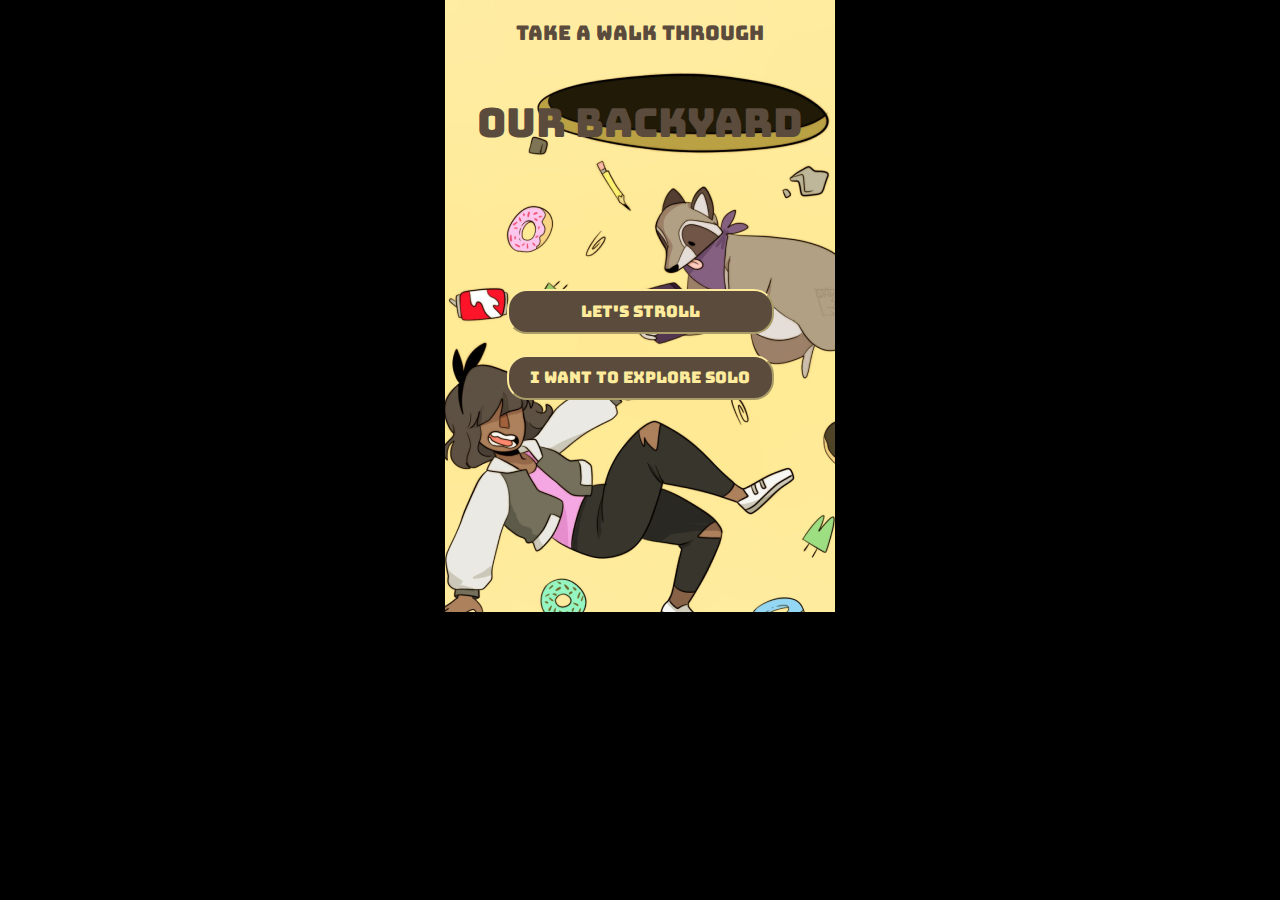
<file: index.html>
<!DOCTYPE html>
<html>
    <head>
        <!-- Global site tag (gtag.js) - Google Analytics -->
        <script async src="https://www.googletagmanager.com/gtag/js?id=G-S6QW09V4RE"></script>
        <script>
            window.dataLayer = window.dataLayer || [];
            function gtag(){dataLayer.push(arguments);}
            gtag('js', new Date());

            gtag('config', 'G-S6QW09V4RE');
        </script>
        <link rel="stylesheet" href="css/index.css">

        <title>Our Backyard</title>
    </head>
    <body>
        <div class="main">
            <p class="first">TAKE A WALK THROUGH</p>
            <p class="second">OUR BACKYARD</p>
            <a href="transition1.html"><button>LET'S STROLL</button></a>
            <br>
            <button>I WANT TO EXPLORE SOLO</button>
        </div>




    </body>
</html>
</file>
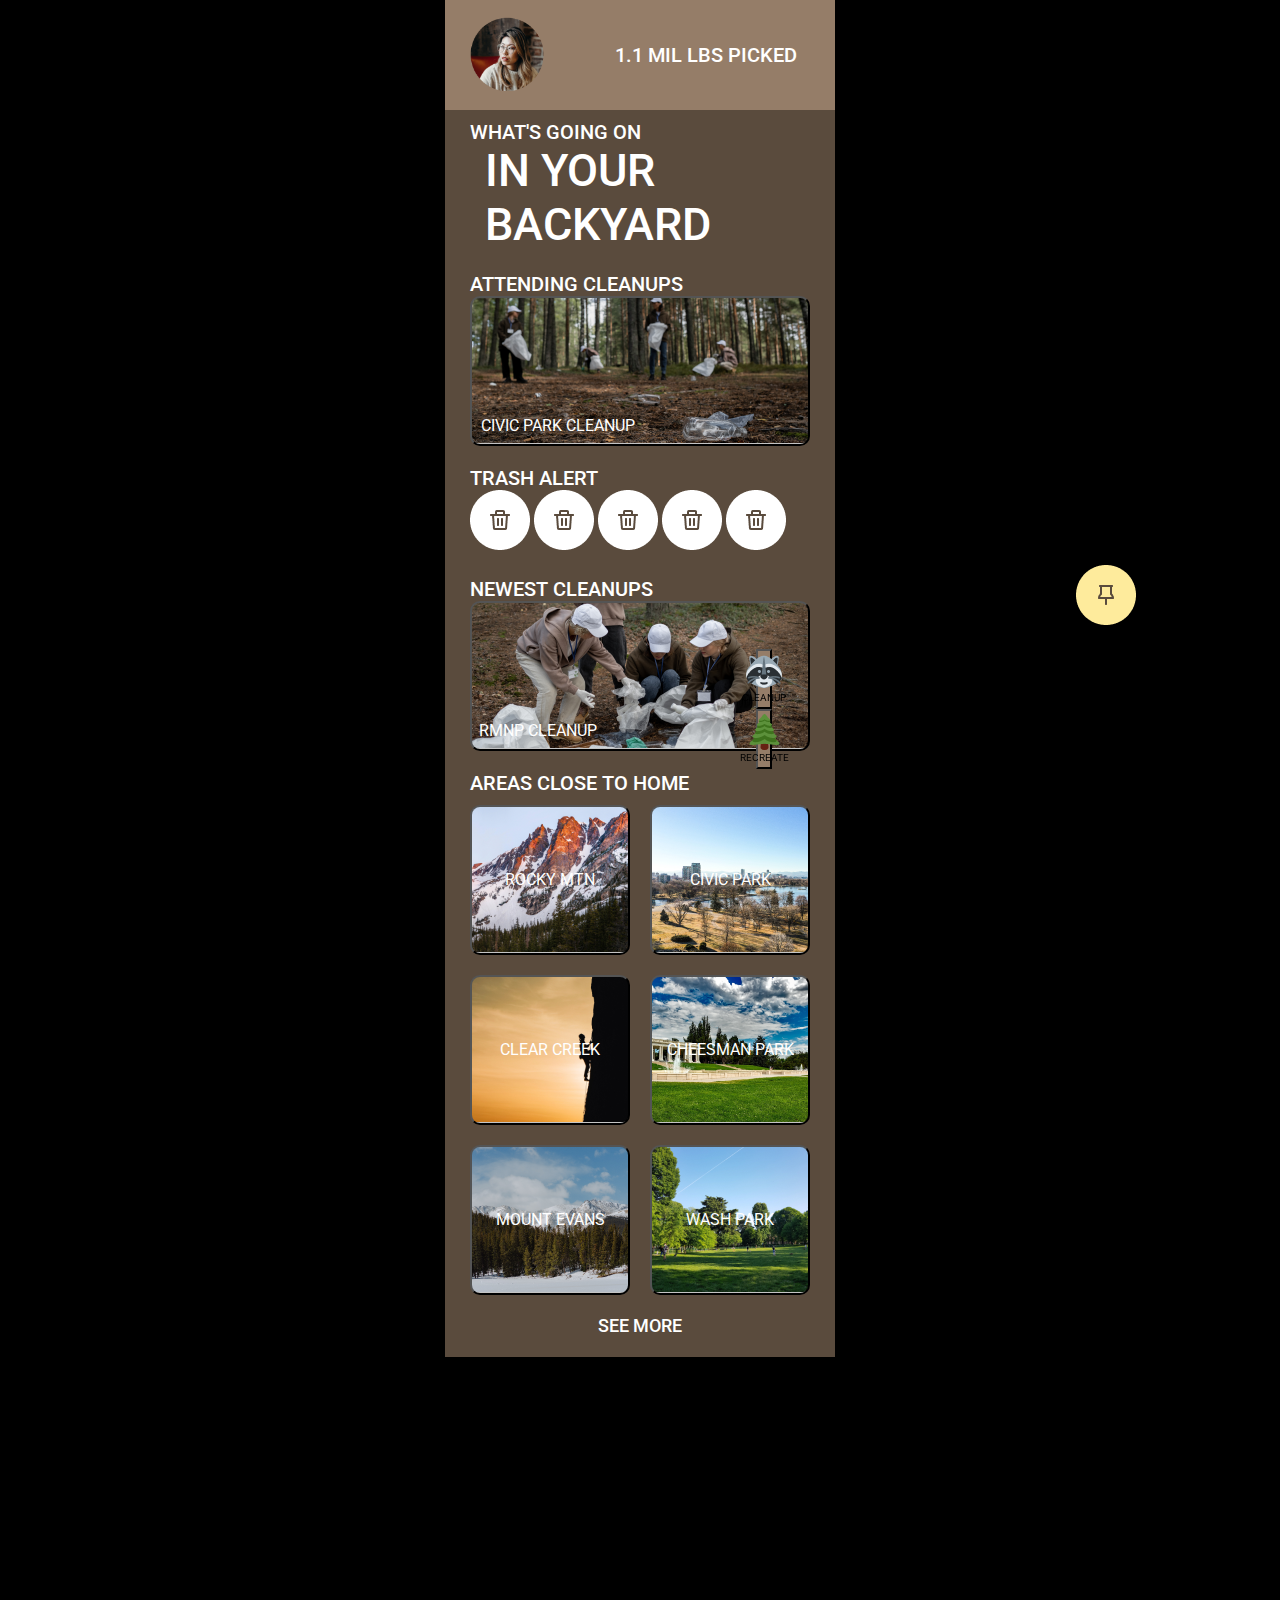
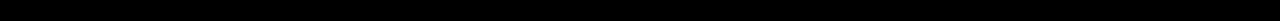
<file: cleanup.html>
<!DOCTYPE html>
<html>
    <head>
        <link rel="stylesheet" href="https://stackpath.bootstrapcdn.com/bootstrap/4.3.1/css/bootstrap.min.css" integrity="sha384-ggOyR0iXCbMQv3Xipma34MD+dH/1fQ784/j6cY/iJTQUOhcWr7x9JvoRxT2MZw1T" crossorigin="anonymous">
        <link rel="stylesheet" href="css/cleanup.css">
        <!-- Global site tag (gtag.js) - Google Analytics -->
        <script async src="https://www.googletagmanager.com/gtag/js?id=G-S6QW09V4RE"></script>
        <script>
            window.dataLayer = window.dataLayer || [];
            function gtag(){dataLayer.push(arguments);}
            gtag('js', new Date());

            gtag('config', 'G-S6QW09V4RE');
        </script>
        <title>Our Backyard</title>
        
    </head>


    <body>


        <div class="header">
            <img class="profilePic" src="Images/ProfileIMG.png">
            <h3 class="trashPicked">1.1 MIL LBS PICKED</h3>
        </div>


        <div class="title">
            <h3>WHAT'S GOING ON</h3>
            <h1>IN YOUR BACKYARD</h1>
        </div>


        <div class="attending">
            <h3>ATTENDING CLEANUPS</h3>
            <button>CIVIC PARK CLEANUP</button>
        </div>


        <div class="alerts">
            <h3>TRASH ALERT</h3>
                <img src="Images/trashIcon.png">
                <img src="Images/trashIcon.png">
                <img src="Images/trashIcon.png">
                <img src="Images/trashIcon.png">
                <img src="Images/trashIcon.png">
        </div>


        <div class="newest">
            <h3>NEWEST CLEANUPS</h3>
            <button>RMNP CLEANUP</button>
        </div>


        <div class="areas">
            <h3>AREAS CLOSE TO HOME</h3>
            <div class="areaButtons">
                <div class="row">
                    <button class="rockyMtn">ROCKY MTN</button>
                    <button class="civicPark">CIVIC PARK</button>
                </div>
                <div class="row">
                    <button class="clearCreek">CLEAR CREEK</button>
                    <button class="cheesman">CHEESMAN PARK</button>
                </div>
                <div class="row">
                    <button class="evans">MOUNT EVANS</button>
                    <button class="washPark">WASH PARK</button>
                </div>
            </div>
        </div>
        <h4>SEE MORE</h4>
        

        <div id="overlay" onclick="off()">
            <img id="image" src="Images/trashIcon.png">
            <div id="text">HERE IS WHERE YOU WILL FIND WAYS TO LEND A HAND IN YOUR COMMUNITY WHETHER IT IS IN THE CITY, MOUNTAINS, OR ALONG THE COAST.</div>
            <a href="transition2.html"><button id="button">GOT IT!</button></a>
        </div>

        <div class="footer">
            <div class="container">
                <ul id="popup">
                    <li><img src="Images/smallChat.png"></li>
                    <li><img src="Images/smallMap.png"></li>
                    <li><img src="Images/smallPin.png"></li>
                </ul>
                <div id="toggle" class="pin">
                    <img src="Images/Pin.png">
                </div>
                <br>
            </div>
            <div class="nav">
                <button onclick="on()" class="cleanup"><img src="Images/Raccoon.png">CLEANUP</button>
                <button class="recreate"><img src="Images/Tree.png">RECREATE</button>
            </div>
        </div>
        <br>
        <br>
        <br>
        <br>
        <br>
        <br>
        <br>
        <br>
        <br>
        <br>
        <br>



        <script src="js/cleanup.js"></script>

    </body>
</html>
</file>
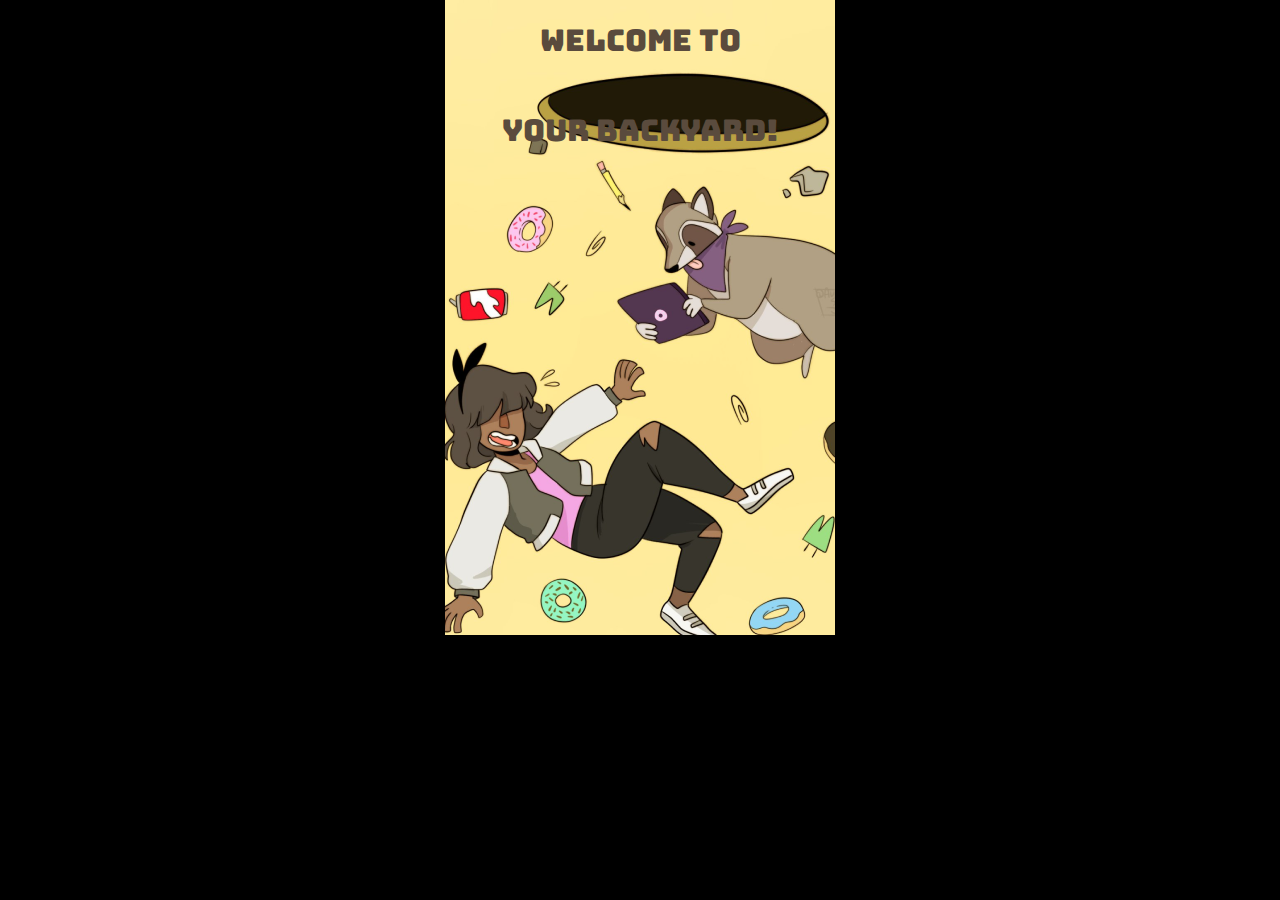
<file: end.html>
<!DOCTYPE html>
<html>
    <head>
        <link rel="stylesheet" href="css/end.css">
        <!-- Global site tag (gtag.js) - Google Analytics -->
        <script async src="https://www.googletagmanager.com/gtag/js?id=G-S6QW09V4RE"></script>
        <script>
            window.dataLayer = window.dataLayer || [];
            function gtag(){dataLayer.push(arguments);}
            gtag('js', new Date());

            gtag('config', 'G-S6QW09V4RE');
        </script>
        <title>Our Backyard</title>
    </head>
    <body>
        <div class="main">
            <p class="first">WELCOME TO</p>
            <p class="second">YOUR BACKYARD!</p>
        </div>




    </body>
</html>
</file>
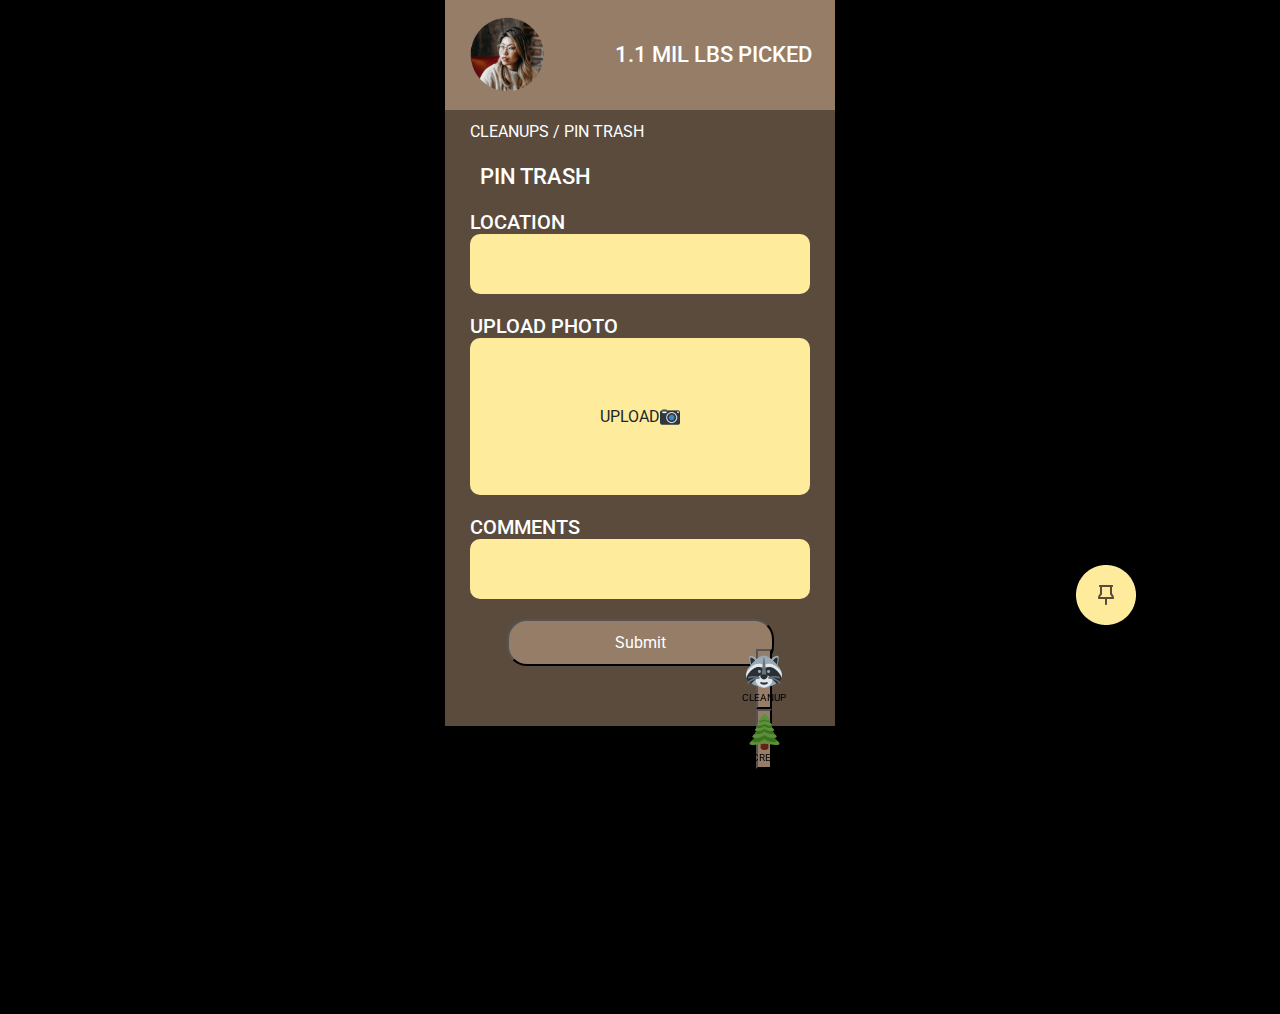
<file: pin.html>
<!DOCTYPE html>
<html>
    <head>
        <link rel="stylesheet" href="https://stackpath.bootstrapcdn.com/bootstrap/4.3.1/css/bootstrap.min.css" integrity="sha384-ggOyR0iXCbMQv3Xipma34MD+dH/1fQ784/j6cY/iJTQUOhcWr7x9JvoRxT2MZw1T" crossorigin="anonymous">
        <link rel="stylesheet" href="css/pin.css">
        <!-- Global site tag (gtag.js) - Google Analytics -->
        <script async src="https://www.googletagmanager.com/gtag/js?id=G-S6QW09V4RE"></script>
        <script>
            window.dataLayer = window.dataLayer || [];
            function gtag(){dataLayer.push(arguments);}
            gtag('js', new Date());

            gtag('config', 'G-S6QW09V4RE');
        </script>
        <title>Our Backyard</title>
    </head>
    <body>


        <div class="header">
            <img class="profilePic" src="Images/ProfileIMG.png">
            <h3 class="trashPicked">1.1 MIL LBS PICKED</h3>
        </div>


        <div class="breadCrumbs">
            <p>CLEANUPS / PIN TRASH</p>
        </div>


        <div class="title">
            <h3>PIN TRASH</h3>
        </div>


        <div class="location">
            <h2>LOCATION</h2>
            <div></div>
        </div>


        <div class="photo">
            <h2>UPLOAD PHOTO</h2>
            <div>UPLOAD<img src="Images/Camera.png"></div>
        </div>
        
        
        <div class="comments">
            <h2>COMMENTS</h2>
            <div></div>
        </div>


        <div id="overlay" onclick="off()">
            <img id="image" src="Images/whitePin.png">
            <div id="text">GRAB A PHOTO OF AN AREA THAT NEEDS A LITTLE LOVE AND PIN IT TO LET OTHER TRASH PANDAS KNOW WHERE TO FIND UNWANTED TRASH NEXT.</div>
            <a href="end.html"><button id="button">GOT IT!</button></a>
        </div>


        <div class="submit">
            <button onclick="on()">Submit</button>
        </div>


        <div class="footer">
            <div class="container">
                <ul id="popup">
                    <li><img src="Images/smallChat.png"></li>
                    <li><img src="Images/smallMap.png"></li>
                    <li><img src="Images/smallPin.png"></li>
                </ul>
                <div id="toggle" class="pin">
                    <img src="Images/Pin.png">
                </div>
                <br>
            </div>
            <div class="nav">
                <button class="cleanup"><img src="Images/Raccoon.png">CLEANUP</button>
                <button class="recreate"><img src="Images/Tree.png">RECREATE</button>
            </div>
        </div>
        <br>
        <br>
        <br>
        <br>
        <br>
        <br>
        <br>
        <br>
        <br>
        <br>
        <br>
        <br>


        <script src="js/pin.js"></script>

    </body>
</html>
</file>
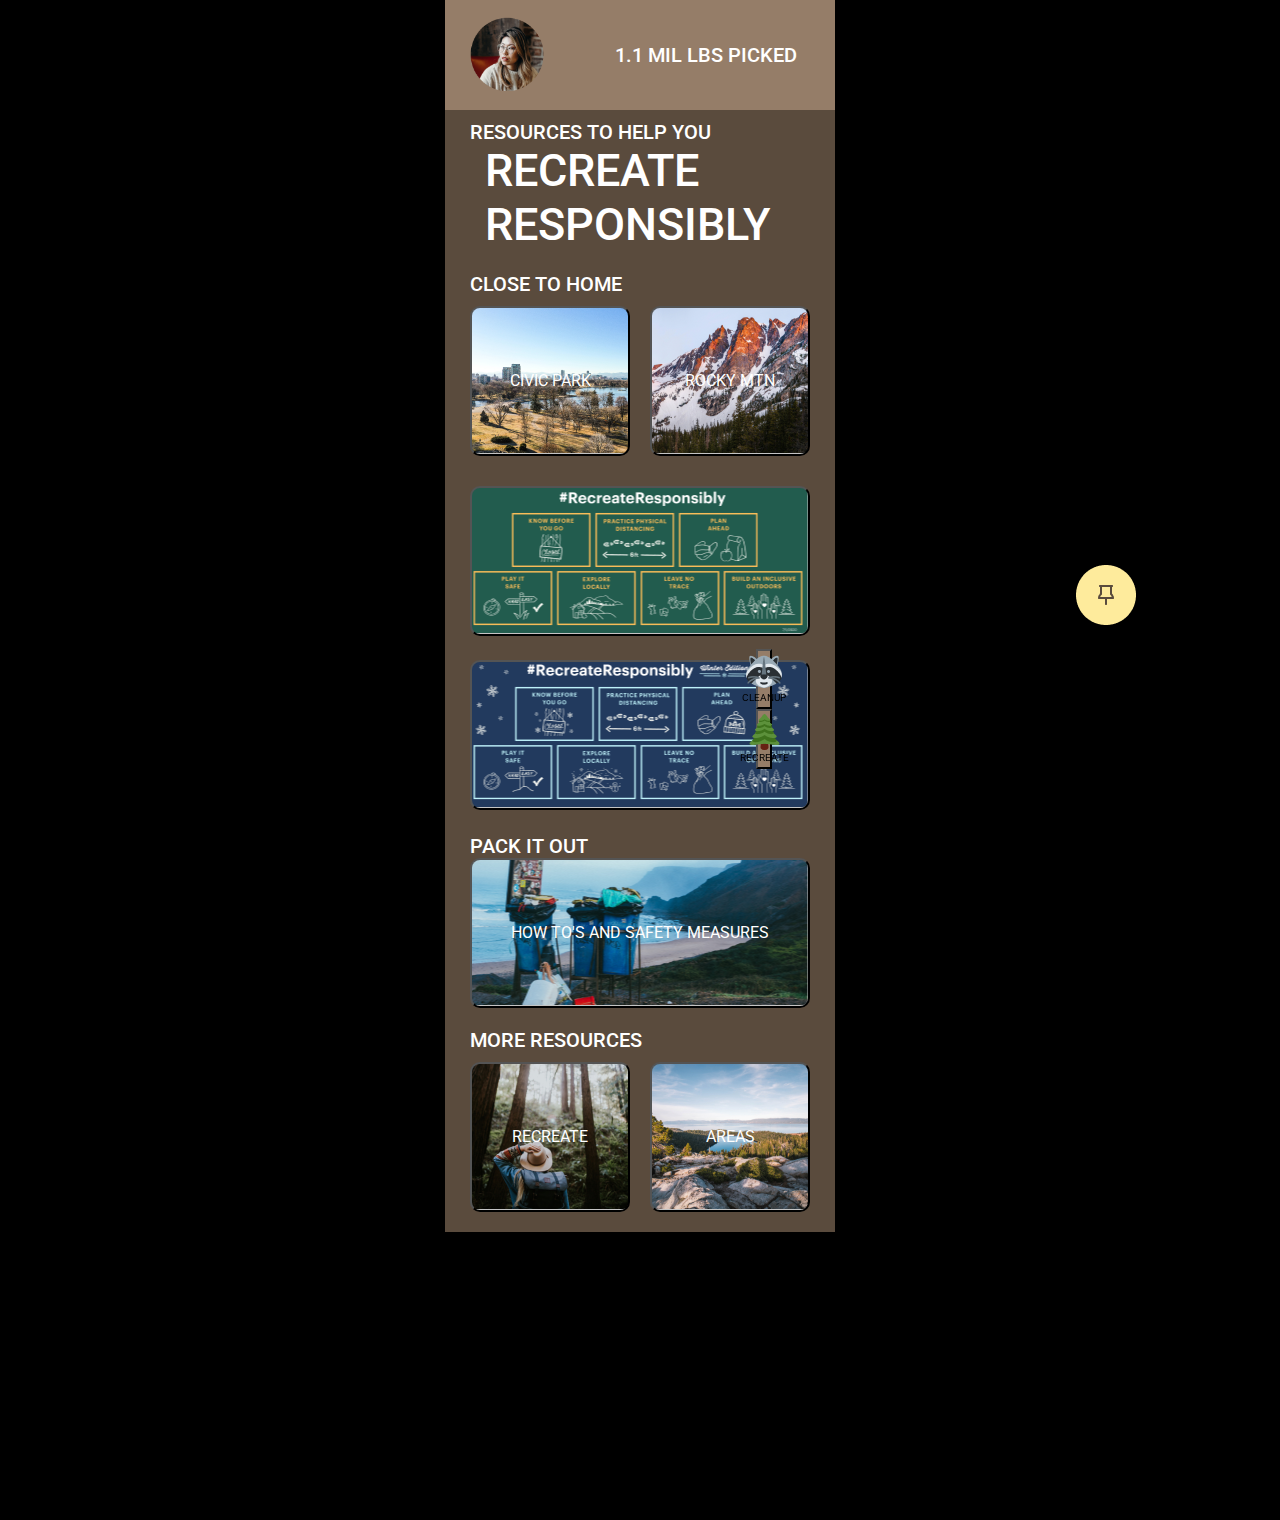
<file: recreate.html>
<!DOCTYPE html>
<html>
    <head>
        <link rel="stylesheet" href="https://stackpath.bootstrapcdn.com/bootstrap/4.3.1/css/bootstrap.min.css" integrity="sha384-ggOyR0iXCbMQv3Xipma34MD+dH/1fQ784/j6cY/iJTQUOhcWr7x9JvoRxT2MZw1T" crossorigin="anonymous">
        <link rel="stylesheet" href="css/recreate.css">
        <!-- Global site tag (gtag.js) - Google Analytics -->
        <script async src="https://www.googletagmanager.com/gtag/js?id=G-S6QW09V4RE"></script>
        <script>
            window.dataLayer = window.dataLayer || [];
            function gtag(){dataLayer.push(arguments);}
            gtag('js', new Date());

            gtag('config', 'G-S6QW09V4RE');
        </script>
        <title>Our Backyard</title>
    </head>
    <body>


        <div class="header">
            <img class="profilePic" src="Images/ProfileIMG.png">
            <h3 class="trashPicked">1.1 MIL LBS PICKED</h3>
        </div>


        <div class="title">
            <h3>RESOURCES TO HELP YOU</h3>
            <h1>RECREATE RESPONSIBLY</h1>
        </div>


        <div class="areas">
            <h3>CLOSE TO HOME</h3>
            <div class="areaButtons">
                <div class="row">
                    <button class="civicPark">CIVIC PARK</button>
                    <button class="rockyMtn">ROCKY MTN</button>
                </div>
            </div>
        </div>
        <div class="newest">
            <button class="green"></button>
        </div>
        <div class="newest">
            <button class="blue"></button>
        </div>
            

        <div class="newest">
            <h3>PACK IT OUT</h3>
            <button class="packItOut">HOW TO'S AND SAFETY MEASURES</button>
        </div>


        <div class="areas">
            <h3>MORE RESOURCES</h3>
            <div class="areaButtons">
                <div class="row">
                    <button class="recreate2">RECREATE</button>
                    <button class="areas2">AREAS</button>
                </div>
            </div>
        </div>
        

        <div id="overlay" onclick="off()">
            <img id="image" src="Images/sunlight.png">
            <div id="text">WE PROVIDE RESOURCES TO HELP YOU GET OUTSIDE RESPONSIBLY - WHETHER YOU ARE SEASONED OR GREEN TO THE OUTDOORS, WE GOT YOU.</div>
            <a href="transition3.html"><button id="button" href='cleanup2.html'>GOT IT!</button></a>
        </div>


        <div class="footer">
            <div class="container">
                <ul id="popup">
                    <li><img src="Images/smallChat.png"></li>
                    <li><img src="Images/smallMap.png"></li>
                    <li><img src="Images/smallPin.png"></li>
                </ul>
                <div id="toggle" class="pin">
                    <img src="Images/Pin.png">
                </div>
                <br>
            </div>
            <div class="nav">
                <button class="cleanup"><img src="Images/Raccoon.png">CLEANUP</button>
                <button onclick="on()" class="recreate"><img src="Images/Tree.png">RECREATE</button>
            </div>
        </div>
        <br>
        <br>
        <br>
        <br>
        <br>
        <br>
        <br>
        <br>
        <br>
        <br>
        <br>
        <br>

        
        <script src="js/recreate.js"></script>

    </body>
</html>
</file>
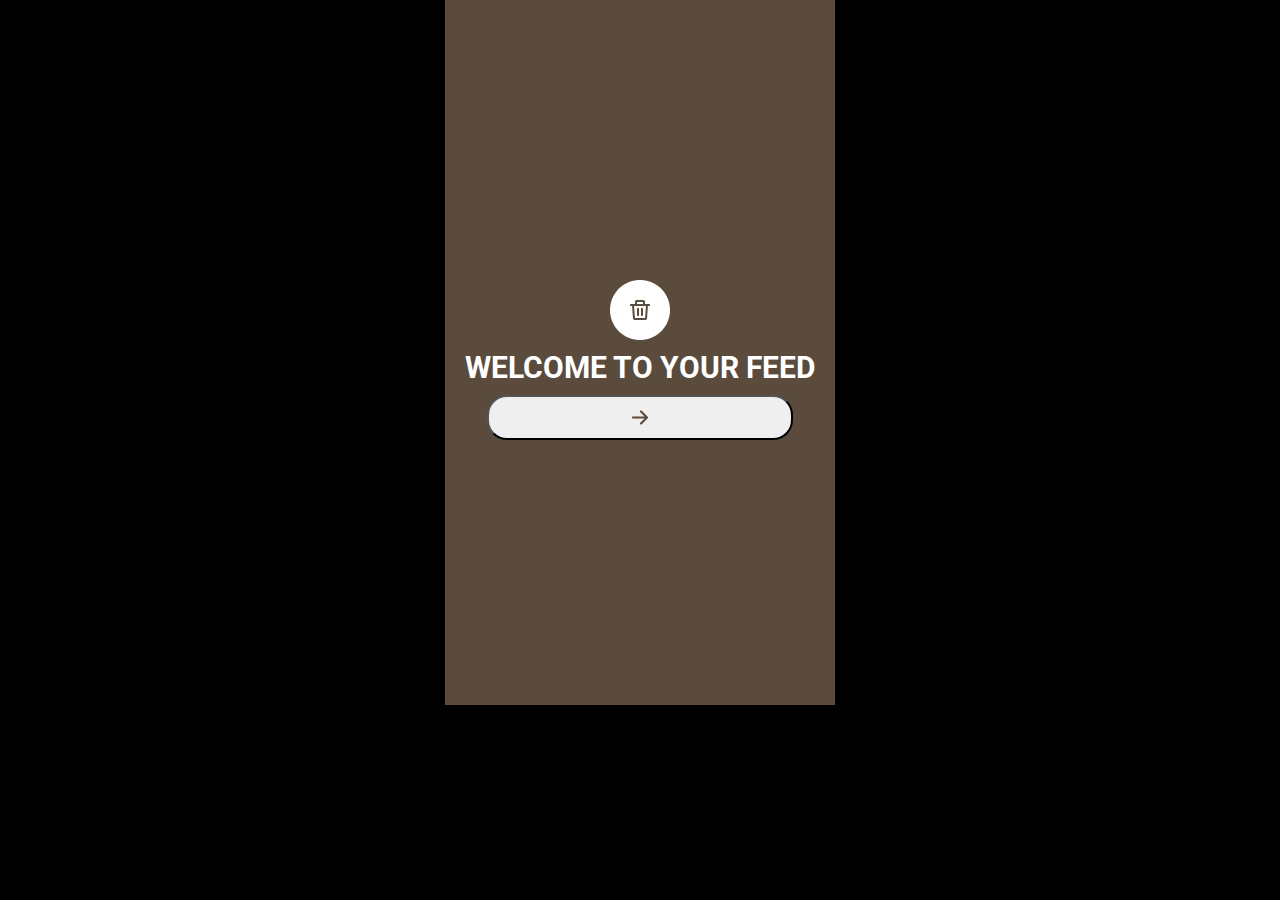
<file: transition1.html>
<!DOCTYPE html>
<html>
    <head>
        <link rel="stylesheet" href="css/transition.css">
        <!-- Global site tag (gtag.js) - Google Analytics -->
        <script async src="https://www.googletagmanager.com/gtag/js?id=G-S6QW09V4RE"></script>
        <script>
            window.dataLayer = window.dataLayer || [];
            function gtag(){dataLayer.push(arguments);}
            gtag('js', new Date());

            gtag('config', 'G-S6QW09V4RE');
        </script>
        <title>Our Backyard</title>
    </head>
    <body>
        <div class="main">
            <img src="Images/trashIcon.png">
            <p>WELCOME TO YOUR FEED</p>
            <a href="cleanup.html"><button><img class="arrow" src="Images/arrow.png"></button></a>
        </div>




    </body>
</html>
</file>
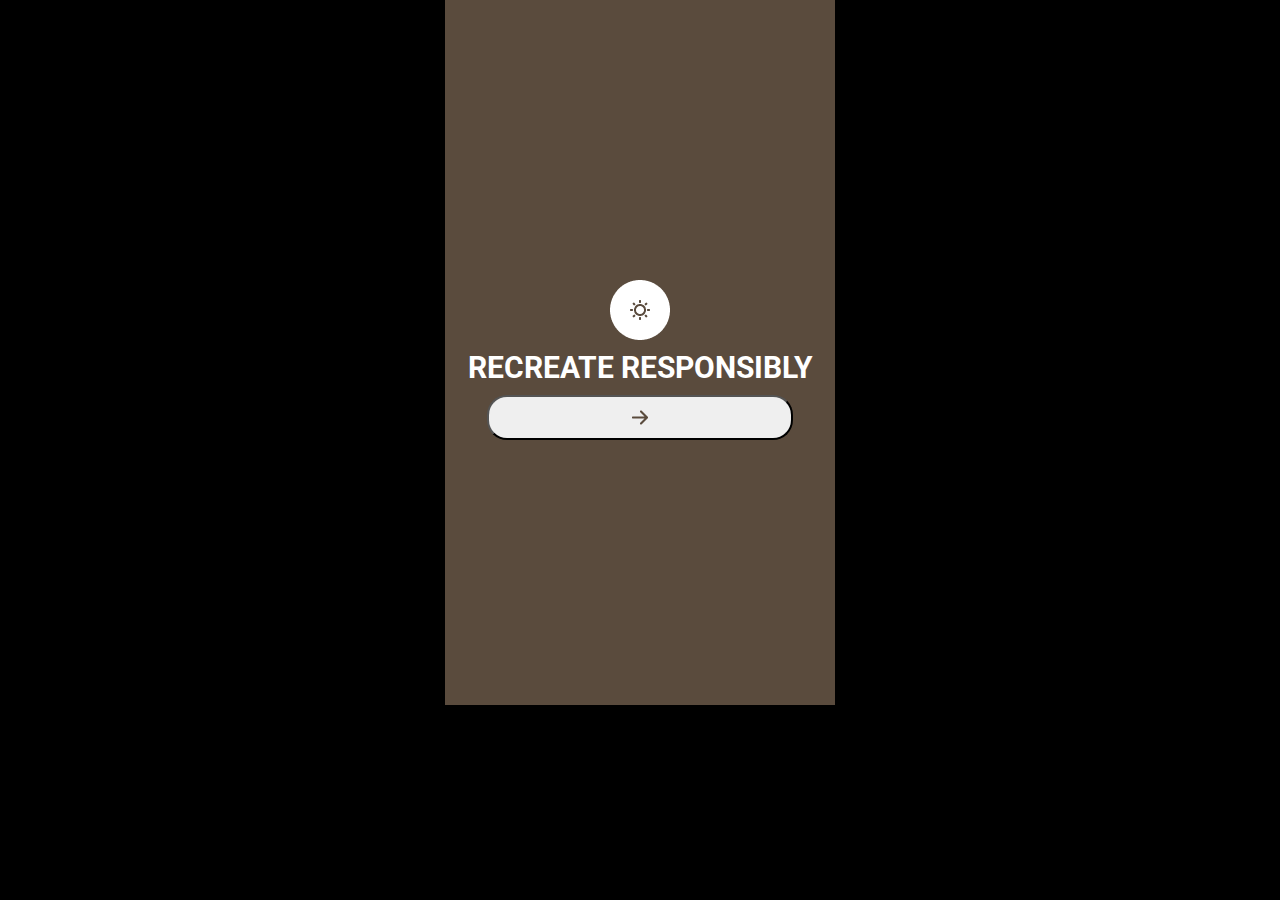
<file: transition2.html>
<!DOCTYPE html>
<html>
    <head>
        <link rel="stylesheet" href="css/transition.css">
        <!-- Global site tag (gtag.js) - Google Analytics -->
        <script async src="https://www.googletagmanager.com/gtag/js?id=G-S6QW09V4RE"></script>
        <script>
            window.dataLayer = window.dataLayer || [];
            function gtag(){dataLayer.push(arguments);}
            gtag('js', new Date());

            gtag('config', 'G-S6QW09V4RE');
        </script>
        <title>Our Backyard</title>
    </head>
    <body>
        <div class="main">
            <img src="Images/sunlight.png">
            <p>RECREATE RESPONSIBLY</p>
            <a href="recreate.html"><button><img class="arrow" src="Images/arrow.png"></button></a>
        </div>




    </body>
</html>
</file>
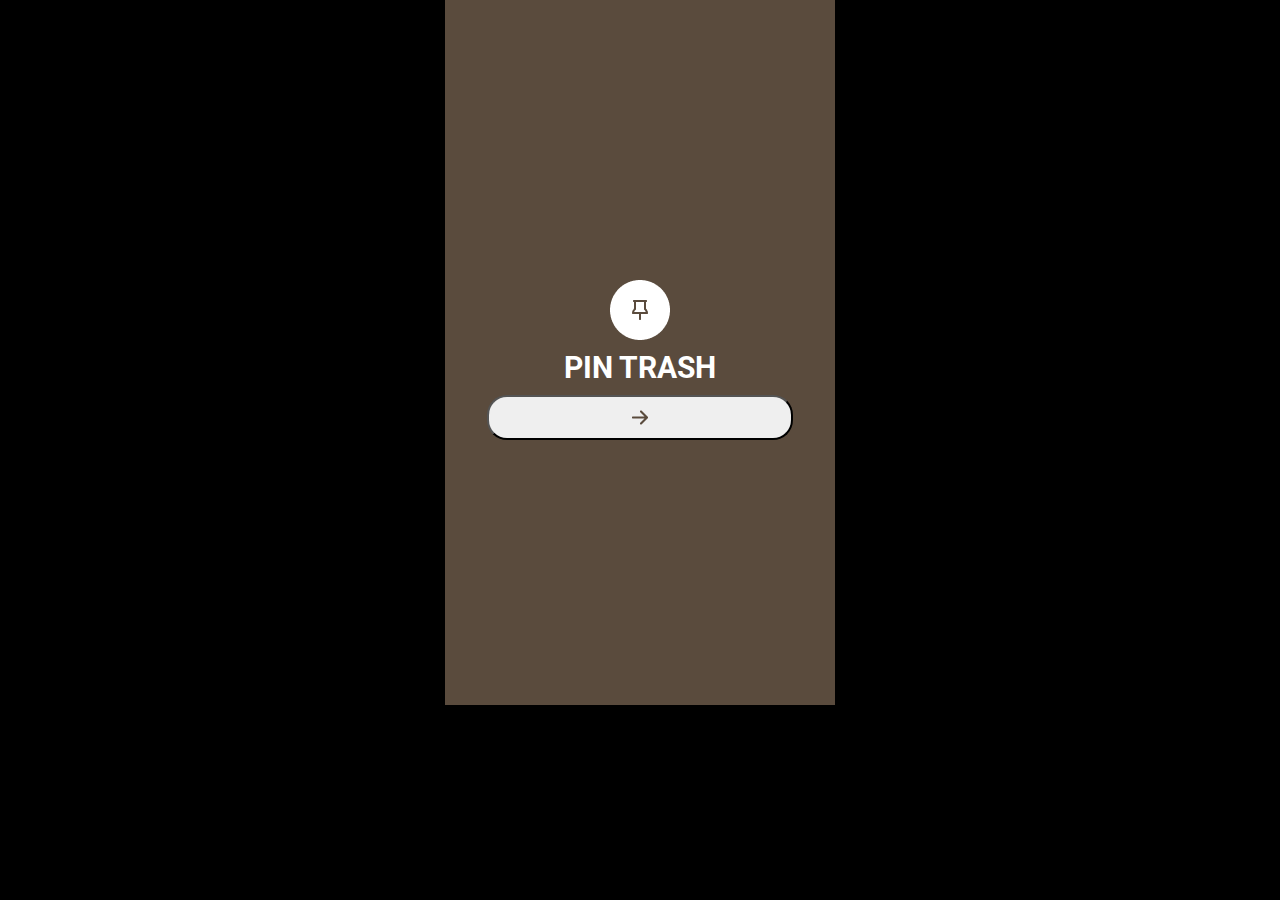
<file: transition3.html>
<!DOCTYPE html>
<html>
    <head>
        <link rel="stylesheet" href="css/transition.css">
        <!-- Global site tag (gtag.js) - Google Analytics -->
        <script async src="https://www.googletagmanager.com/gtag/js?id=G-S6QW09V4RE"></script>
        <script>
            window.dataLayer = window.dataLayer || [];
            function gtag(){dataLayer.push(arguments);}
            gtag('js', new Date());

            gtag('config', 'G-S6QW09V4RE');
        </script>
        <title>Our Backyard</title>
    </head>
    <body>
        <div class="main">
            <img src="Images/whitePin.png">
            <p>PIN TRASH</p>
            <a href="recreate2.html"><button><img class="arrow" src="Images/arrow.png"></button></a>
        </div>




    </body>
</html>
</file>
<file: css/index.css>
@import url('https://fonts.googleapis.com/css2?family=Bungee&display=swap');

html, body, div, span, applet, object, iframe, h1, h2, h3, h4, h5, h6, p, blockquote, pre, a, abbr, acronym, address, big, cite, code, del, dfn, em, font, img, ins, kbd, q, s, samp, small, strike, strong, sub, sup, tt, var, b, u, i, center, dl, dt, dd, ol, ul, li, fieldset, form, label, legend, caption {
    margin: 0;
    padding: 0;
    border: 0;
    outline: 0;
    font-size: 100%;
    vertical-align: baseline;
    background: transparent;
}

body {
    width: 100%;
    max-width: 390px;
    height: 100%;
    max-height: 944px;
    margin-right: auto;
    margin-left: auto;
    background-color: black;
}

.first {
    font-size: 20px;
    color: #5A4B3D;
    margin-bottom: 0px;
    padding-top: 20px;
}

.second {
    font-size: 40px;
    color: #5A4B3D;
    padding-bottom: 140px;
    margin-top: 0px;
    padding-top: 50px;
    
}

p {
    margin: 0;
    padding: 0;
}

.main {
    font-family: 'Bungee';
    width: 390px;
    background-image: url(../Images/donuts.png);
    padding-bottom: 212px;
    display: flex;
    flex-direction: column;
    align-items: center;
}

.main button {
    height: 45px;
    width: 267px;
    font-family: 'Bungee';
    font-size: 16px;
    color: #FEEB9C;
    background-color: #5A4B3D;
    border-color: #FEEB9C;
    border-radius: 20px;
}
</file>
<file: css/cleanup.css>
@import url(https://fonts.googleapis.com/css?family=Roboto);

html, body, div, span, applet, object, iframe, h1, h2, h3, h4, h5, h6, p, blockquote, pre, a, abbr, acronym, address, big, cite, code, del, dfn, em, font, img, ins, kbd, q, s, samp, small, strike, strong, sub, sup, tt, var, b, u, i, center, dl, dt, dd, ol, ul, li, fieldset, form, label, legend, caption {
    margin: 0;
    padding: 0;
    border: 0;
    outline: 0;
    font-size: 100%;
    vertical-align: baseline;
    background: transparent;
}

body {
    width: 100%;
    max-width: 390px;
    height: 100%;
    max-height: 844px;
    margin-right: auto;
    margin-left: auto;
    background-color: black;
}

h1 {
    font-size: 45px;
    color: white;
    font-family: 'Roboto';
}

h3 {
    font-size: 20px;
    color: white;
    font-family: 'Roboto';
}

h4 {
    font-size: 18px;
    font-family: 'Roboto';
    color: white;
    display: flex;
    justify-content: center;
    background-color: #5A4B3D;
    padding-bottom: 20px;
}

.header {
    height: 110px;
    display: flex;
    flex-direction: row;
    align-items: center;
    background-color: #957D68;
    position: relative;
}

.profilePic {
    float: left;
    padding-left: 25px;
    width: 100px;
}

.trashPicked {
    float: left;
    padding-left: 70px;
}

.title {
    background-color: #5A4B3D;
    padding-left: 25px;
    padding-top: 10px;
    padding-bottom: 10px;
}

.title h1 {
    padding-left: 15px;
}

.attending {
    background-color: #5A4B3D;
    padding-top: 10px;
    padding-left: 25px;
    padding-bottom: 10px;
}

.attending button {
    width: 340px;
    height: 150px;
    border-radius: 10px;
    background-image: url('../Images/attending.png');
    background-position: center center;
    color: white;
    padding-top: 110px;
    padding-right: 170px;
}

.alerts {
    background-color: #5A4B3D;
    padding-top: 10px;
    padding-left: 25px;
    padding-bottom: 10px;
}

.newest {
    background-color: #5A4B3D;
    padding-top: 10px;
    padding-left: 25px;
    padding-bottom: 10px;
}

.newest button {
    width: 340px;
    height: 150px;
    border-radius: 10px;
    background-image: url("../Images/cleanup.png");
    background-position: center;
    color: white;
    padding-top: 110px;
    padding-right: 210px;
}

.areas {
    background-color: #5A4B3D;
    padding-top: 10px;
    padding-left: 25px;
    padding-right: 25px;
    padding-bottom: 10px;
}

.row {
    display: flex;
    flex-direction: row;
    padding-left: 5px;
}

.row button {
    width: 160px;
    height: 150px;
    margin: 10px;
    border-radius: 10px;
    color: white;
    font-family: 'Roboto';
    font-size: 16px;
}

.rockyMtn {
    background-image: url("../Images/RMNP.png");
    background-position: center;
}

.civicPark {
    background-image: url("../Images/Civic.png");
    background-position: center;
}

.clearCreek {
    background-image: url("../Images/clear.png");
    background-position: center;
}

.cheesman {
    background-image: url("../Images/cheesman.png");
    background-position: center;
}

.evans {
    background-image: url("../Images/evans.png");
    background-position: center;
}

.washPark {
    background-image: url("../Images/wash.png");
    background-position: center;
}

.footer {
    background-color: transparent;
    display: flex;
    flex-direction: column;
    justify-content: center;
    position: fixed;
    top: 565px;
    left: 756px;
    right: 755px;
}

.pin {
    height: 60px;
    width: 60px;
    display: flex;
    padding-left: 305px;
}

#popup {
    display: none;
}

ul {
    display: flex;
    flex-direction: column-reverse;
    padding-left: 310px;
    list-style-type: none;
    
}

li {
    padding: 5px;
}

.nav {
    display: flex;
    flex-direction: row;
}

.footer button {
    width: 50%;
    height: 60px;
}

.cleanup {
    display: flex;
    flex-direction: column;
    justify-content: center;
    align-items: center;
    font-family: 'Roboto';
    font-size: 10px;
    width: 36px;
    height: 36px;
    background-color: #957D68;
    animation: glowing 1300ms infinite;
}

@keyframes glowing {
    0% {
        background-color: #957D68;
        box-shadow: 0 0 5px #957D68;
    }
    50% {
        background-color: #F5A7E3;
        box-shadow: 0 0 20px #F5A7E3;
    }
    100% {
        background-color: #957D68;
        box-shadow: 0 0 5px #957D68;
    }
}

.recreate {
    display: flex;
    flex-direction: column;
    justify-content: center;
    align-items: center;
    font-family: 'Roboto';
    font-size: 10px;
    width: 36px;
    height: 36px;
    background-color: #957D68;
}

#overlay {
    margin-left: auto;
    margin-right: auto;
    width: 390px;
    height: 650px;
    position: fixed;
    display: none;
    background-color: rgba(0,0,0,0.95);
    z-index: 2;
    top: 0;
    right: 0;
    left: 0;
    bottom: 0;
}

#image {
    width: 60px;
    height: 60px;
    margin-left: 25px;
    margin-top: 200px;
}

#text {
    
    color: white;
    font-family: 'Roboto';
    font-size: 18px;
    padding-left: 25px;
    padding-right: 25px;
    padding-bottom: 20px;
    padding-top: 10px;
}

#button {
    margin-left: 42px;
    font-family: 'Roboto';
    font-weight: bold;
    left: 50%;
    display: flex;
    justify-content: center;
    align-items: center;
    width: 306px;
    height: 45px;
    border-radius: 20px;
    background-color: white;
    color: #5A4B3D;
}
</file>
<file: css/end.css>
@import url('https://fonts.googleapis.com/css2?family=Bungee&display=swap');

html, body, div, span, applet, object, iframe, h1, h2, h3, h4, h5, h6, p, blockquote, pre, a, abbr, acronym, address, big, cite, code, del, dfn, em, font, img, ins, kbd, q, s, samp, small, strike, strong, sub, sup, tt, var, b, u, i, center, dl, dt, dd, ol, ul, li, fieldset, form, label, legend, caption {
    margin: 0;
    padding: 0;
    border: 0;
    outline: 0;
    font-size: 100%;
    vertical-align: baseline;
    background: transparent;
}

body {
    width: 100%;
    max-width: 390px;
    height: 100%;
    max-height: 944px;
    margin-right: auto;
    margin-left: auto;
    background-color: black;
}

.first {
    font-size: 30px;
    color: #5A4B3D;
    margin-bottom: 0px;
    padding-top: 20px;
}

.second {
    font-size: 30px;
    color: #5A4B3D;
    padding-bottom: 140px;
    margin-top: 0px;
    padding-top: 50px;
    
}

p {
    margin: 0;
    padding: 0;
}

.main {
    font-family: 'Bungee';
    width: 390px;
    background-image: url(../Images/donuts.png);
    padding-bottom: 345px;
    display: flex;
    flex-direction: column;
    align-items: center;
}

.main button {
    height: 45px;
    width: 267px;
    font-family: 'Bungee';
    font-size: 16px;
    color: #FEEB9C;
    background-color: #5A4B3D;
    border-color: #FEEB9C;
    border-radius: 20px;
}
</file>
<file: css/pin.css>
@import url(https://fonts.googleapis.com/css?family=Roboto);

html, body, div, span, applet, object, iframe, h1, h2, h3, h4, h5, h6, p, blockquote, pre, a, abbr, acronym, address, big, cite, code, del, dfn, em, font, img, ins, kbd, q, s, samp, small, strike, strong, sub, sup, tt, var, b, u, i, center, dl, dt, dd, ol, ul, li, fieldset, form, label, legend, caption {
    margin: 0;
    padding: 0;
    border: 0;
    outline: 0;
    font-size: 100%;
    vertical-align: baseline;
    background: transparent;
}

body {
    width: 100%;
    max-width: 390px;
    height: 100%;
    max-height: 844px;
    margin-right: auto;
    margin-left: auto;
    background-color: black;
}

h1 {
    font-size: 45px;
    color: white;
    font-family: 'Roboto';
}

h3 {
    font-size: 22px;
    color: white;
    font-family: 'Roboto';
}

h2 {
    font-size: 20px;
    color: white;
    font-family: 'Roboto';
}

h4 {
    font-size: 18px;
    font-family: 'Roboto';
    color: white;
    display: flex;
    justify-content: center;
    background-color: #5A4B3D;
    padding-bottom: 20px;
}

.header {
    height: 110px;
    display: flex;
    flex-direction: row;
    align-items: center;
    background-color: #957D68;
    position: relative;
}

.profilePic {
    float: left;
    padding-left: 25px;
    width: 100px;
}

.trashPicked {
    float: left;
    padding-left: 70px;
}

.breadCrumbs {
    font-size: 16px;
    background-color: #5A4B3D;
    padding-top: 10px;
    padding-bottom: 10px;
    padding-left: 25px;
    color: white;
    font-family: 'Roboto';
}

.title {
    background-color: #5A4B3D;
    padding-left: 35px;
    padding-top: 10px;
    padding-bottom: 10px;
}

.title h1 {
    padding-left: 15px;
}

.location {
    background-color: #5A4B3D;
    padding-left: 25px;
    padding-top: 10px;
    padding-bottom: 10px;
}

.location div {
    width: 340px;
    height: 60px;
    border-radius: 10px;
    background-color: #FEEB9C;
}

.photo {
    background-color: #5A4B3D;
    padding-left: 25px;
    padding-top: 10px;
    padding-bottom: 10px;
}

.photo div {
    width: 340px;
    height: 157px;
    border-radius: 10px;
    background-color: #FEEB9C;
    display: flex;
    flex-direction: row;
    justify-content: center;
    align-items: center;
    font-family: 'Roboto';
}

.comments {
    background-color: #5A4B3D;
    padding-left: 25px;
    padding-top: 10px;
    padding-bottom: 10px;
}

.comments div {
    width: 340px;
    height: 60px;
    border-radius: 10px;
    background-color: #FEEB9C;
}

.submit {
    display: flex;
    flex-direction: row;
    justify-content: center;
    background-color: #5A4B3D;
    padding-bottom: 60px;
    padding-top: 10px;
}

.submit button {
    width: 267px;
    height: 47px;
    background-color: #957D68;
    border-radius: 20px;
    color: white;
    animation: glowing 1300ms infinite;
    font-family: 'Roboto';
}

.footer {
    background-color: transparent;
    display: flex;
    flex-direction: column;
    justify-content: center;
    position: fixed;
    top: 565px;
    left: 756px;
    right: 755px;
}

.pin {
    height: 60px;
    width: 60px;
    display: flex;
    padding-left: 305px;
}

#popup {
    display: none;
}

ul {
    display: flex;
    flex-direction: column-reverse;
    padding-left: 310px;
    list-style-type: none;
    z-index: 5;
}

li {
    padding: 5px;
}

.nav {
    display: flex;
    flex-direction: row;
}

.footer button {
    width: 50%;
    height: 60px;
}

.cleanup {
    display: flex;
    flex-direction: column;
    justify-content: center;
    align-items: center;
    font-family: 'Roboto';
    font-size: 10px;
    width: 36px;
    height: 36px;
    background-color: #957D68;
}

@keyframes glowing {
    0% {
        background-color: #957D68;
        box-shadow: 0 0 5px #957D68;
    }
    50% {
        background-color: #F5A7E3;
        box-shadow: 0 0 20px #F5A7E3;
    }
    100% {
        background-color: #957D68;
        box-shadow: 0 0 5px #957D68;
    }
}

.recreate {
    display: flex;
    flex-direction: column;
    justify-content: center;
    align-items: center;
    font-family: 'Roboto';
    font-size: 10px;
    width: 36px;
    height: 36px;
    background-color: #957D68;
}

#overlay {
    margin-left: auto;
    margin-right: auto;
    width: 390px;
    height: 650px;
    position: fixed;
    display: none;
    background-color: rgba(0,0,0,0.95);
    z-index: 2;
    top: 0;
    right: 0;
    left: 0;
    bottom: 0;
}

#image {
    width: 60px;
    height: 60px;
    margin-left: 25px;
    margin-top: 200px;
}

#text {
    
    color: white;
    font-family: 'Roboto';
    font-size: 18px;
    padding-left: 25px;
    padding-right: 25px;
    padding-bottom: 20px;
    padding-top: 10px;
}

#button {
    margin-left: 42px;
    font-family: 'Roboto';
    font-weight: bold;
    left: 50%;
    display: flex;
    justify-content: center;
    align-items: center;
    width: 306px;
    height: 45px;
    border-radius: 20px;
    background-color: white;
    color: #5A4B3D;
}
</file>
<file: css/recreate.css>
@import url(https://fonts.googleapis.com/css?family=Roboto);

html, body, div, span, applet, object, iframe, h1, h2, h3, h4, h5, h6, p, blockquote, pre, a, abbr, acronym, address, big, cite, code, del, dfn, em, font, img, ins, kbd, q, s, samp, small, strike, strong, sub, sup, tt, var, b, u, i, center, dl, dt, dd, ol, ul, li, fieldset, form, label, legend, caption {
    margin: 0;
    padding: 0;
    border: 0;
    outline: 0;
    font-size: 100%;
    vertical-align: baseline;
    background: transparent;
}

body {
    width: 100%;
    max-width: 390px;
    height: 100%;
    max-height: 844px;
    margin-right: auto;
    margin-left: auto;
    background-color: black;
}

h1 {
    font-size: 45px;
    color: white;
    font-family: 'Roboto';
}

h3 {
    font-size: 20px;
    color: white;
    font-family: 'Roboto';
}

h4 {
    font-size: 18px;
    font-family: 'Roboto';
    color: white;
    display: flex;
    justify-content: center;
    background-color: #5A4B3D;
    padding-bottom: 20px;
}

.header {
    height: 110px;
    display: flex;
    flex-direction: row;
    align-items: center;
    background-color: #957D68;
    position: relative;
}

.profilePic {
    float: left;
    padding-left: 25px;
    width: 100px;
}

.trashPicked {
    float: left;
    padding-left: 70px;
}

.title {
    background-color: #5A4B3D;
    padding-left: 25px;
    padding-top: 10px;
    padding-bottom: 10px;
}

.title h1 {
    padding-left: 15px;
}

.newest {
    background-color: #5A4B3D;
    padding-top: 10px;
    padding-left: 25px;
    padding-bottom: 10px;
}

.newest button {
    width: 340px;
    height: 150px;
    border-radius: 10px;
    color: white;
}

.areas {
    background-color: #5A4B3D;
    padding-top: 10px;
    padding-left: 25px;
    padding-right: 25px;
    padding-bottom: 10px;
}

.row {
    display: flex;
    flex-direction: row;
    padding-left: 5px;
}

.row button {
    width: 160px;
    height: 150px;
    margin: 10px;
    border-radius: 10px;
    color: white;
    font-family: 'Roboto';
    font-size: 16px;
}

.rockyMtn {
    background-image: url("../Images/RMNP.png");
    background-position: center;
}

.civicPark {
    background-image: url("../Images/Civic.png");
    background-position: center;
}

.green {
    background-image: url("../Images/greenRecreate.png");
    background-position: center;
}

.blue {
    background-image: url("../Images/blueRecreate.png");
    background-position: center;
}

.packItOut {
    background-image: url("../Images/packItOut.png");
    background-position: center;
}

.recreate2 {
    background-image: url("../Images/recreate.png");
    background-position: center;
}

.areas2 {
    background-image: url("../Images/areas.png");
    background-position: center;
}

.footer {
    background-color: transparent;
    display: flex;
    flex-direction: column;
    justify-content: center;
    position: fixed;
    top: 565px;
    left: 756px;
    right: 755px;
}

.pin {
    height: 60px;
    width: 60px;
    display: flex;
    padding-left: 305px;
}

#popup {
    display: none;
}

ul {
    display: flex;
    flex-direction: column-reverse;
    padding-left: 310px;
    list-style-type: none;
    z-index: 5;
    
}

li {
    padding: 5px;
}

.nav {
    display: flex;
    flex-direction: row;
}

.footer button {
    width: 50%;
    height: 60px;
}

.cleanup {
    display: flex;
    flex-direction: column;
    justify-content: center;
    align-items: center;
    font-family: 'Roboto';
    font-size: 10px;
    width: 36px;
    height: 36px;
    background-color: #957D68;
}

@keyframes glowing {
    0% {
        background-color: #957D68;
        box-shadow: 0 0 5px #957D68;
    }
    50% {
        background-color: #F5A7E3;
        box-shadow: 0 0 20px #F5A7E3;
    }
    100% {
        background-color: #957D68;
        box-shadow: 0 0 5px #957D68;
    }
}

.recreate {
    display: flex;
    flex-direction: column;
    justify-content: center;
    align-items: center;
    font-family: 'Roboto';
    font-size: 10px;
    width: 36px;
    height: 36px;
    background-color: #957D68;
    animation: glowing 1300ms infinite;
}

#overlay {
    margin-left: auto;
    margin-right: auto;
    width: 390px;
    height: 650px;
    position: fixed;
    display: none;
    background-color: rgba(0,0,0,0.95);
    z-index: 2;
    top: 0;
    right: 0;
    left: 0;
    bottom: 0;
}

#image {
    width: 60px;
    height: 60px;
    margin-left: 25px;
    margin-top: 200px;
}

#text {
    
    color: white;
    font-family: 'Roboto';
    font-size: 18px;
    padding-left: 25px;
    padding-right: 25px;
    padding-bottom: 20px;
    padding-top: 10px;
}

#button {
    margin-left: 42px;
    font-family: 'Roboto';
    font-weight: bold;
    left: 50%;
    display: flex;
    justify-content: center;
    align-items: center;
    width: 306px;
    height: 45px;
    border-radius: 20px;
    background-color: white;
    color: #5A4B3D;
}
</file>
<file: css/transition.css>
@import url(https://fonts.googleapis.com/css?family=Roboto);

html, body, div, span, applet, object, iframe, h1, h2, h3, h4, h5, h6, p, blockquote, pre, a, abbr, acronym, address, big, cite, code, del, dfn, em, font, img, ins, kbd, q, s, samp, small, strike, strong, sub, sup, tt, var, b, u, i, center, dl, dt, dd, ol, ul, li, fieldset, form, label, legend, caption {
    margin: 0;
    padding: 0;
    border: 0;
    outline: 0;
    font-size: 100%;
    vertical-align: baseline;
    background: transparent;
}

body {
    width: 100%;
    max-width: 390px;
    height: 100%;
    max-height: 844px;
    margin-right: auto;
    margin-left: auto;
    background-color: black;
}

.main {
    width: 390px;
    background-color: #5A4B3D;
    padding-top: 280px;
    padding-bottom: 265px;
    display: flex;
    flex-direction: column;
    align-items: center;
}

.main p {
    font-family: 'Roboto';
    color: white;
    font-size: 30px;
    font-weight: bold;
    padding: 10px;
}

.main button {
    width: 306px;
    height: 45px;
    border-radius: 20px;
    display: flex;
    justify-content: center;
    align-items: center;
}
</file>
